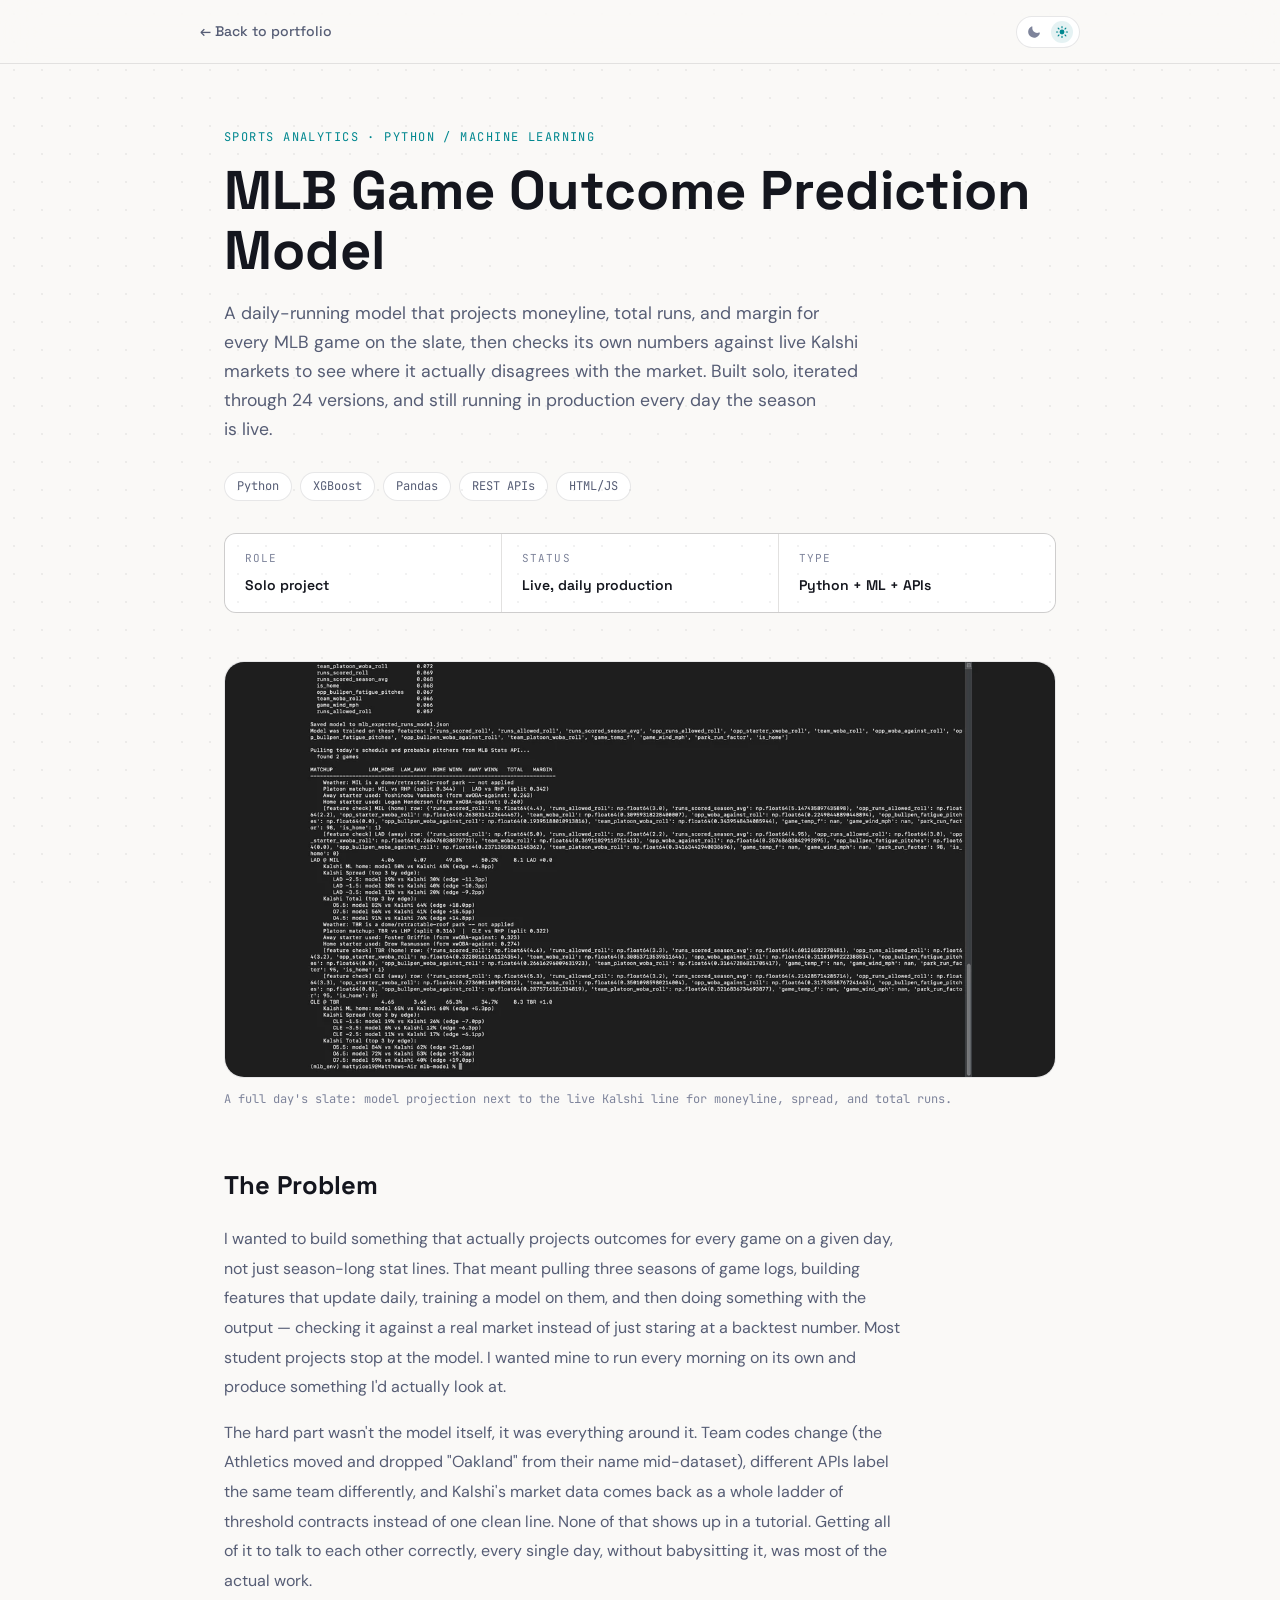
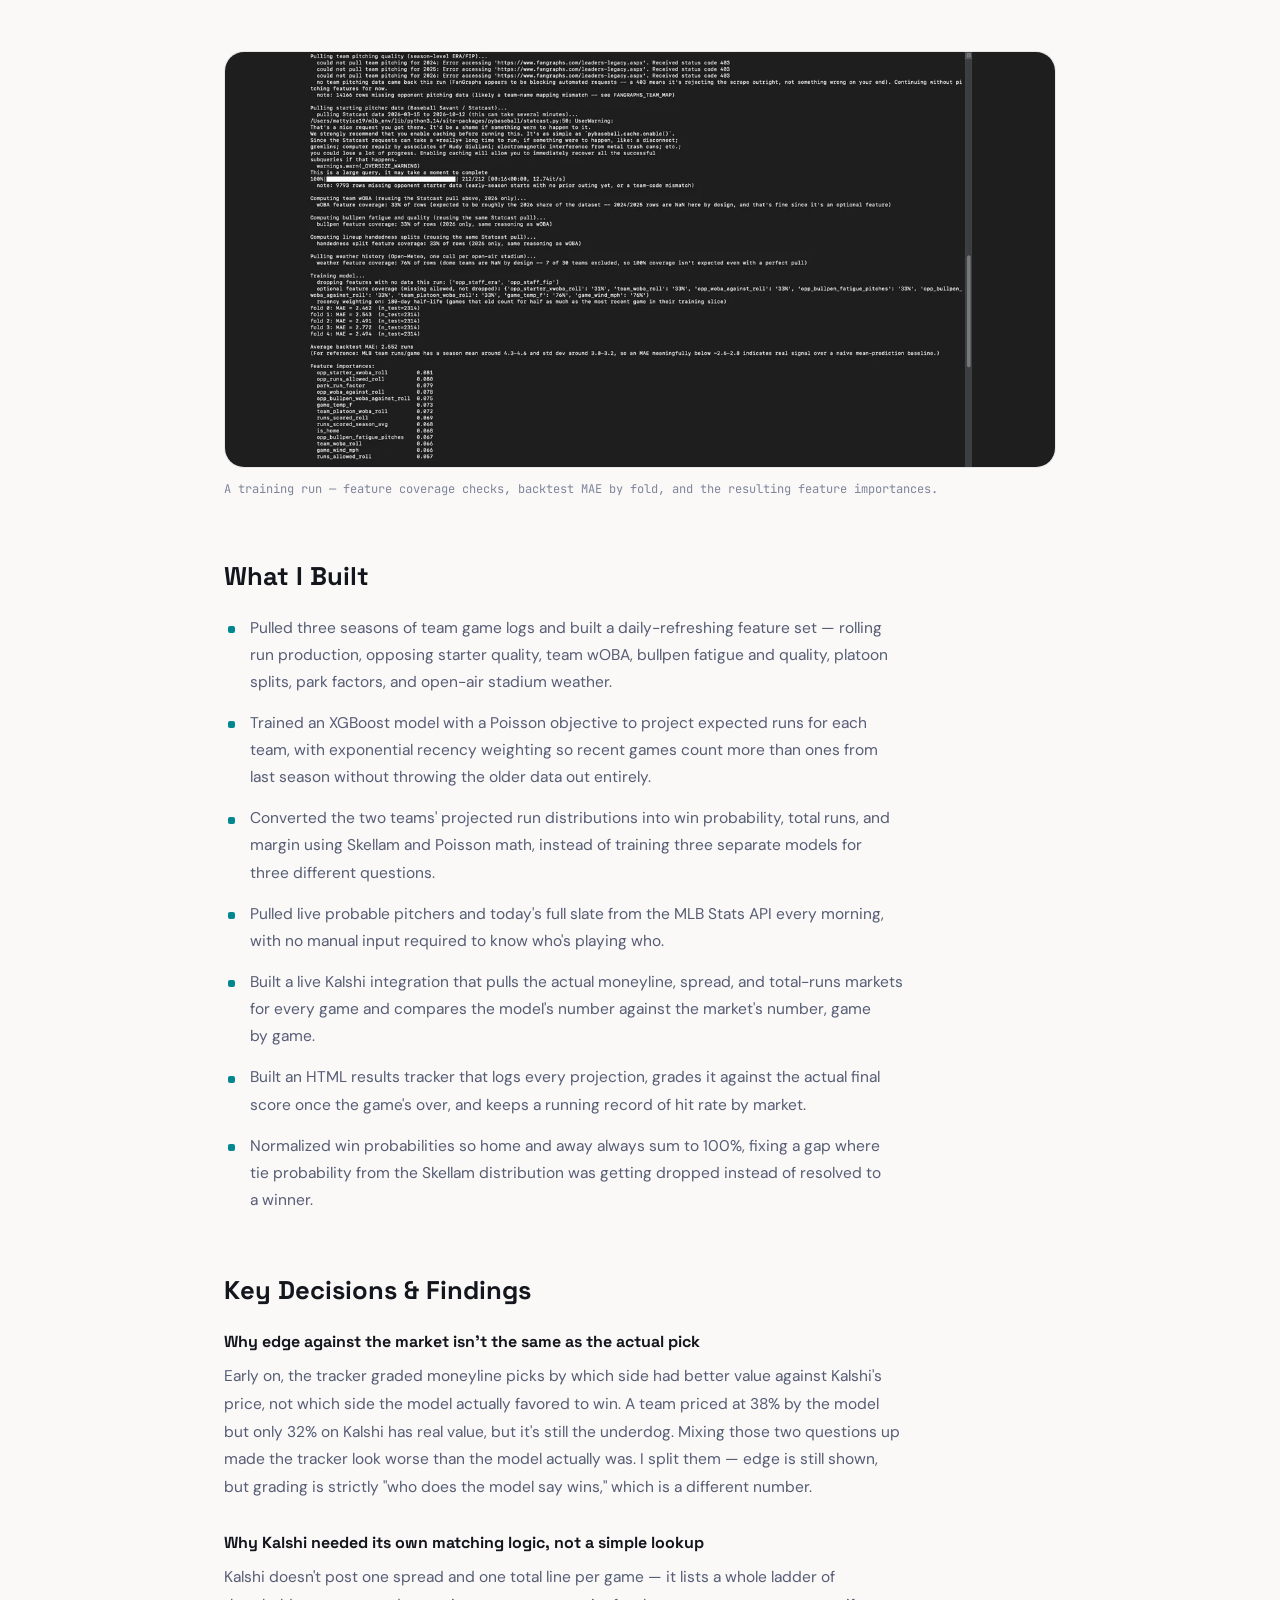
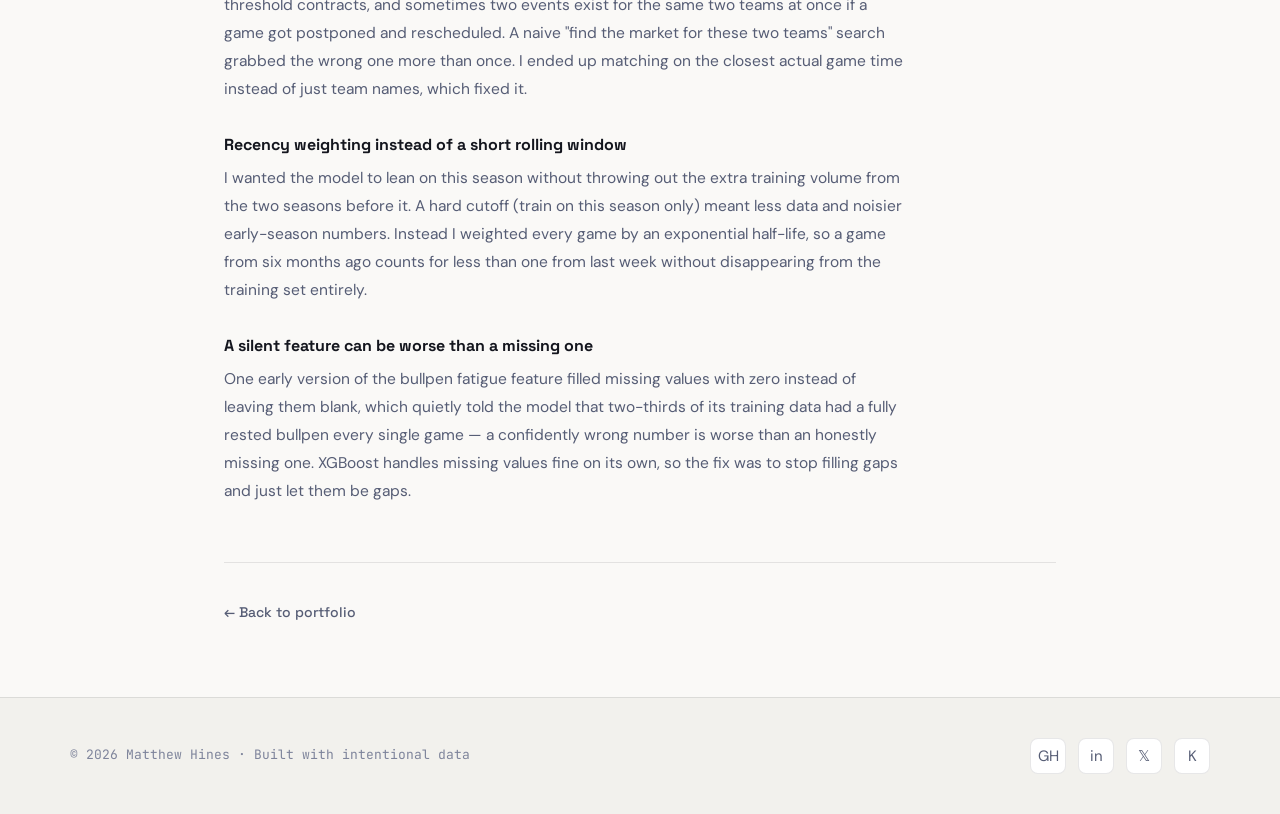
<file: project-mlb-model.html>
<!DOCTYPE html>
<html lang="en" data-theme="light">
<head>
<meta charset="UTF-8">
<meta name="viewport" content="width=device-width, initial-scale=1.0">

<!-- ═══ EDIT: page title (shows in the browser tab) ═══════════════════════ -->
<title>MLB Game Outcome Prediction Model — Matthew Hines</title>

<link rel="preconnect" href="https://fonts.googleapis.com">
<link href="https://fonts.googleapis.com/css2?family=Space+Grotesk:wght@300;400;500;600;700&family=DM+Sans:ital,wght@0,300;0,400;0,500;1,300&family=JetBrains+Mono:wght@400;500&display=swap" rel="stylesheet">
<link rel="stylesheet" href="styles.css">
<script>
  // Same theme key as the homepage, so the choice follows the visitor across pages.
  // Light is the default.
  try {
    var saved = localStorage.getItem('portfolio-theme');
    document.documentElement.setAttribute('data-theme', saved === 'dark' ? 'dark' : 'light');
  } catch (e) {}
</script>
</head>
<body>

<!-- ── Top bar: back link + theme toggle ──────────────────────────────────── -->
<nav class="page-nav">
  <div class="page-nav-inner">
    <a href="index.html#projects" class="back-link">← Back to portfolio</a>
    <button class="theme-toggle" id="themeToggle" aria-label="Switch theme" title="Switch theme">
      <span class="theme-toggle-icon" data-for="dark">
        <svg width="14" height="14" viewBox="0 0 24 24" fill="currentColor">
          <path d="M21.64 13a1 1 0 0 0-1.05-.14 8.05 8.05 0 0 1-3.37.73 8.15 8.15 0 0 1-8.14-8.1 8.6 8.6 0 0 1 .25-2A1 1 0 0 0 8 2.36 10.14 10.14 0 1 0 22 14.05a1 1 0 0 0-.36-1.05z"/>
        </svg>
      </span>
      <span class="theme-toggle-icon" data-for="light">
        <svg width="14" height="14" viewBox="0 0 24 24" fill="none" stroke="currentColor" stroke-width="2" stroke-linecap="round">
          <circle cx="12" cy="12" r="4.2" fill="currentColor" stroke="none"></circle>
          <path d="M12 2.6v2M12 19.4v2M2.6 12h2M19.4 12h2M5.4 5.4l1.4 1.4M17.2 17.2l1.4 1.4M18.6 5.4l-1.4 1.4M6.8 17.2l-1.4 1.4"></path>
        </svg>
      </span>
    </button>
  </div>
</nav>

<main class="proj-wrap">

  <!-- ═══ EDIT: header block ═════════════════════════════════════════════ -->
  <header class="proj-header">
    <div class="proj-category">Sports Analytics · Python / Machine Learning</div>
    <h1 class="proj-title">MLB Game Outcome Prediction Model</h1>
    <p class="proj-subtitle">
      A daily-running model that projects moneyline, total runs, and margin for every MLB
      game on the slate, then checks its own numbers against live Kalshi markets to see
      where it actually disagrees with the market. Built solo, iterated through 24 versions,
      and still running in production every day the season is live.
    </p>

    <div class="proj-tags">
      <span class="tag">Python</span>
      <span class="tag">XGBoost</span>
      <span class="tag">Pandas</span>
      <span class="tag">REST APIs</span>
      <span class="tag">HTML/JS</span>
    </div>

    <div class="proj-meta">
      <div class="proj-meta-cell">
        <div class="proj-meta-label">Role</div>
        <div class="proj-meta-value">Solo project</div>
      </div>
      <div class="proj-meta-cell">
        <div class="proj-meta-label">Status</div>
        <div class="proj-meta-value">Live, daily production</div>
      </div>
      <div class="proj-meta-cell">
        <div class="proj-meta-label">Type</div>
        <div class="proj-meta-value">Python + ML + APIs</div>
      </div>
    </div>
  </header>

  <!-- ═══ IMAGE 1 of 3 — the finished thing. Replace src with your screenshot. -->
  <figure class="shot">
    <div class="shot-frame">
      <img src="images/mlb_model_output.webp" alt="Daily slate output showing each game's projected winner, total runs, and margin next to the Kalshi market comparison">
    </div>
    <figcaption class="shot-caption">
      A full day's slate: model projection next to the live Kalshi line for moneyline, spread, and total runs.
    </figcaption>
  </figure>

  <!-- ═══ EDIT: The Problem — 3–5 sentences, plain prose ════════════════ -->
  <section class="proj-section">
    <h2 class="proj-section-title">The Problem</h2>
    <p class="proj-prose">
      I wanted to build something that actually projects outcomes for every game on a given
      day, not just season-long stat lines. That meant pulling three seasons of game logs,
      building features that update daily, training a model on them, and then doing something
      with the output — checking it against a real market instead of just staring at a backtest
      number. Most student projects stop at the model. I wanted mine to run every morning on
      its own and produce something I'd actually look at.
    </p>
    <p class="proj-prose">
      The hard part wasn't the model itself, it was everything around it. Team codes change
      (the Athletics moved and dropped "Oakland" from their name mid-dataset), different APIs
      label the same team differently, and Kalshi's market data comes back as a whole ladder
      of threshold contracts instead of one clean line. None of that shows up in a tutorial.
      Getting all of it to talk to each other correctly, every single day, without babysitting
      it, was most of the actual work.
    </p>
  </section>

  <!-- ═══ IMAGE 2 of 3 — the process. A query and its output, a cleaning step,
       or an intermediate chart. It should illustrate something in "What I Built". -->
  <figure class="shot">
    <div class="shot-frame">
      <img src="images/mlb_model_training.webp" alt="Terminal output showing feature engineering and model training, including feature importances">
    </div>
    <figcaption class="shot-caption">
      A training run — feature coverage checks, backtest MAE by fold, and the resulting feature importances.
    </figcaption>
  </figure>

  <!-- ═══ EDIT: What I Built — concrete actions, one per bullet ═════════ -->
  <section class="proj-section">
    <h2 class="proj-section-title">What I Built</h2>
    <ul class="built-list">
      <li>Pulled three seasons of team game logs and built a daily-refreshing feature set — rolling run production, opposing starter quality, team wOBA, bullpen fatigue and quality, platoon splits, park factors, and open-air stadium weather.</li>
      <li>Trained an XGBoost model with a Poisson objective to project expected runs for each team, with exponential recency weighting so recent games count more than ones from last season without throwing the older data out entirely.</li>
      <li>Converted the two teams' projected run distributions into win probability, total runs, and margin using Skellam and Poisson math, instead of training three separate models for three different questions.</li>
      <li>Pulled live probable pitchers and today's full slate from the MLB Stats API every morning, with no manual input required to know who's playing who.</li>
      <li>Built a live Kalshi integration that pulls the actual moneyline, spread, and total-runs markets for every game and compares the model's number against the market's number, game by game.</li>
      <li>Built an HTML results tracker that logs every projection, grades it against the actual final score once the game's over, and keeps a running record of hit rate by market.</li>
      <li>Normalized win probabilities so home and away always sum to 100%, fixing a gap where tie probability from the Skellam distribution was getting dropped instead of resolved to a winner.</li>
    </ul>
  </section>

  <!-- ═══ EDIT: Key Decisions or Findings — 2–4 items, TEXT ONLY ════════ -->
  <section class="proj-section">
    <h2 class="proj-section-title">Key Decisions &amp; Findings</h2>
    <div class="decisions">
      <div>
        <div class="decision-title">Why edge against the market isn't the same as the actual pick</div>
        <p class="decision-body">
          Early on, the tracker graded moneyline picks by which side had better value against
          Kalshi's price, not which side the model actually favored to win. A team priced at
          38% by the model but only 32% on Kalshi has real value, but it's still the underdog.
          Mixing those two questions up made the tracker look worse than the model actually
          was. I split them — edge is still shown, but grading is strictly "who does the model
          say wins," which is a different number.
        </p>
      </div>
      <div>
        <div class="decision-title">Why Kalshi needed its own matching logic, not a simple lookup</div>
        <p class="decision-body">
          Kalshi doesn't post one spread and one total line per game — it lists a whole ladder
          of threshold contracts, and sometimes two events exist for the same two teams at once
          if a game got postponed and rescheduled. A naive "find the market for these two teams"
          search grabbed the wrong one more than once. I ended up matching on the closest actual
          game time instead of just team names, which fixed it.
        </p>
      </div>
      <div>
        <div class="decision-title">Recency weighting instead of a short rolling window</div>
        <p class="decision-body">
          I wanted the model to lean on this season without throwing out the extra training
          volume from the two seasons before it. A hard cutoff (train on this season only)
          meant less data and noisier early-season numbers. Instead I weighted every game by
          an exponential half-life, so a game from six months ago counts for less than one from
          last week without disappearing from the training set entirely.
        </p>
      </div>
      <div>
        <div class="decision-title">A silent feature can be worse than a missing one</div>
        <p class="decision-body">
          One early version of the bullpen fatigue feature filled missing values with zero
          instead of leaving them blank, which quietly told the model that two-thirds of its
          training data had a fully rested bullpen every single game — a confidently wrong
          number is worse than an honestly missing one. XGBoost handles missing values fine on
          its own, so the fix was to stop filling gaps and just let them be gaps.
        </p>
      </div>
    </div>
  </section>

  <!-- Bottom back link so the visitor isn't stuck scrolling up -->
  <div class="proj-end">
    <a href="index.html#projects" class="back-link">← Back to portfolio</a>
  </div>

</main>

<footer>
  <div class="footer-inner">
    <div class="footer-copy">
      © 2026 Matthew Hines · Built with intentional data
    </div>
    <div class="social-links">
      <a href="#" class="social-link" title="GitHub">GH</a>
      <a href="#" class="social-link" title="LinkedIn">in</a>
      <a href="#" class="social-link" title="Twitter">𝕏</a>
      <a href="#" class="social-link" title="Kaggle">K</a>
    </div>
  </div>
</footer>

<script>
  // Theme toggle — writes the same localStorage key the homepage uses.
  (function () {
    var root = document.documentElement;
    var btn = document.getElementById('themeToggle');
    function paint() {
      var t = root.getAttribute('data-theme');
      btn.querySelectorAll('.theme-toggle-icon').forEach(function (el) {
        el.classList.toggle('on', el.dataset.for === t);
      });
      btn.title = t === 'dark' ? 'Switch to light mode' : 'Switch to dark mode';
    }
    btn.addEventListener('click', function () {
      var next = root.getAttribute('data-theme') === 'dark' ? 'light' : 'dark';
      root.setAttribute('data-theme', next);
      try { localStorage.setItem('portfolio-theme', next); } catch (e) {}
      paint();
    });
    paint();
  })();

  // Any screenshot that has no file yet falls back to a labelled placeholder
  // instead of a broken-image icon. Delete nothing — it self-disables once the
  // real image is dropped into images/.
  document.querySelectorAll('.shot-frame img').forEach(function (img) {
    if (img.complete && img.naturalWidth === 0) img.closest('.shot-frame').classList.add('missing');
    img.addEventListener('error', function () {
      img.closest('.shot-frame').classList.add('missing');
    });
  });
</script>
</body>
</html>
</file>
<file: styles.css>
*, *::before, *::after { box-sizing: border-box; margin: 0; padding: 0; }

  :root {
    --bg: #090b12;
    --bg2: #0d1020;
    --bg3: #111524;
    --surface: #161b2e;
    --surface2: #1d2340;
    --border: rgba(255,255,255,0.07);
    --cyan: oklch(0.74 0.16 200);
    --cyan-dim: oklch(0.74 0.16 200 / 0.15);
    --cyan-glow: oklch(0.74 0.16 200 / 0.35);
    --mint: oklch(0.74 0.16 155);
    --mint-dim: oklch(0.74 0.16 155 / 0.15);
    --text: #e8eaf2;
    --text-muted: #7880a0;
    --text-dim: #4a5070;
    --ff-display: 'Space Grotesk', sans-serif;
    --ff-body: 'DM Sans', sans-serif;
    --ff-mono: 'JetBrains Mono', monospace;
    --radius: 12px;
    --radius-lg: 20px;

    /* theme-dependent extras */
    --nav-bg: rgba(9, 11, 18, 0.9);
    --dot: rgba(255,255,255,0.04);
    --border-strong: rgba(255,255,255,0.14);
    --on-accent: #090b12;
    --shadow: rgba(0,0,0,0.4);
    --shadow-lg: rgba(0,0,0,0.5);
  }

  /* ── Light theme ───────────────────────────────────────────── */
  html[data-theme="light"] {
    --bg: #faf9f7;
    --bg2: #f2f1ed;
    --bg3: #eceae5;
    --surface: #ffffff;
    --surface2: #f2f1ed;
    --border: rgba(20,22,30,0.10);
    --cyan: oklch(0.55 0.13 200);
    --cyan-dim: oklch(0.55 0.13 200 / 0.10);
    --cyan-glow: oklch(0.55 0.13 200 / 0.22);
    --mint: oklch(0.55 0.13 155);
    --mint-dim: oklch(0.55 0.13 155 / 0.10);
    --text: #14161e;
    --text-muted: #565d75;
    --text-dim: #7e849b;

    --nav-bg: rgba(250, 249, 247, 0.9);
    --dot: rgba(20,22,30,0.06);
    --border-strong: rgba(20,22,30,0.20);
    --on-accent: #ffffff;
    --shadow: rgba(20,22,30,0.10);
    --shadow-lg: rgba(20,22,30,0.14);
  }

  html { scroll-behavior: smooth; }

  body {
    background: var(--bg);
    color: var(--text);
    transition: background-color 0.25s ease, color 0.25s ease;
    font-family: var(--ff-body);
    font-size: 16px;
    line-height: 1.6;
    overflow-x: hidden;
    -webkit-font-smoothing: antialiased;
  }

  /* Dot grid background */
  body::before {
    content: '';
    position: fixed;
    inset: 0;
    background-image: radial-gradient(circle, var(--dot) 1px, transparent 1px);
    background-size: 28px 28px;
    pointer-events: none;
    z-index: 0;
  }

  #root { position: relative; z-index: 1; }

  /* Scrollbar 
  ::-webkit-scrollbar { width: 6px; }
  ::-webkit-scrollbar-track { background: var(--bg); }
  ::-webkit-scrollbar-thumb { background: var(--surface2); border-radius: 3px; }
*/
  /* Animations */
  @keyframes fadeUp {
    from { opacity: 0; transform: translateY(24px); }
    to { opacity: 1; transform: translateY(0); }
  }
  @keyframes pulse-glow {
    0%, 100% { box-shadow: 0 0 0 0 var(--cyan-glow); }
    50% { box-shadow: 0 0 0 8px transparent; }
  }
  @keyframes float {
    0%, 100% { transform: translateY(0px); }
    50% { transform: translateY(-10px); }
  }
  @keyframes spin { to { transform: rotate(360deg); } }
  @keyframes blink { 0%, 100% { opacity: 1; } 50% { opacity: 0; } }
  @keyframes shimmer {
    from { background-position: -200% center; }
    to { background-position: 200% center; }
  }
  @keyframes bar-fill {
    from { width: 0; }
  }
  @keyframes counter-up {
    from { opacity: 0; transform: translateY(10px); }
    to { opacity: 1; transform: translateY(0); }
  }

  .fade-up { animation: fadeUp 0.6s ease both; }
  .cursor { display: inline-block; animation: blink 1s step-end infinite; }

  /* Section common */
  .section { padding: 100px 0; position: relative; }
  .container { max-width: 1140px; margin: 0 auto; padding: 0 24px; }

  .section-label {
    font-family: var(--ff-mono);
    font-size: 12px;
    letter-spacing: 0.12em;
    text-transform: uppercase;
    color: var(--cyan);
    margin-bottom: 12px;
  }
  .section-title {
    font-family: var(--ff-display);
    font-size: clamp(2rem, 4vw, 3rem);
    font-weight: 700;
    line-height: 1.15;
    color: var(--text);
    margin-bottom: 16px;
  }
  .section-title span { color: var(--cyan); }
  .section-sub {
    color: var(--text-muted);
    font-size: 1rem;
    max-width: 520px;
    line-height: 1.7;
  }
  .section-header { margin-bottom: 60px; }

  /* Buttons */
  .btn {
    display: inline-flex; align-items: center; gap: 8px;
    padding: 12px 28px;
    border-radius: 8px;
    font-family: var(--ff-display);
    font-size: 14px;
    font-weight: 600;
    letter-spacing: 0.02em;
    cursor: pointer;
    border: none;
    transition: all 0.2s ease;
    text-decoration: none;
  }
  .btn-primary {
    background: var(--cyan);
    color: var(--on-accent);
  }
  .btn-primary:hover {
    filter: brightness(1.1);
    transform: translateY(-1px);
    box-shadow: 0 8px 24px var(--cyan-glow);
  }
  .btn-outline {
    background: transparent;
    color: var(--text);
    border: 1px solid var(--border);
  }
  .btn-outline:hover {
    border-color: var(--cyan);
    color: var(--cyan);
    background: var(--cyan-dim);
  }

  /* Cards */
  .card {
    background: var(--surface);
    border: 1px solid var(--border);
    border-radius: var(--radius-lg);
    padding: 28px;
    transition: all 0.25s ease;
  }
  .card:hover {
    border-color: var(--border-strong);
    transform: translateY(-3px);
    box-shadow: 0 16px 48px var(--shadow);
  }

  /* Nav */
  nav {
    position: fixed;
    top: 0; left: 0; right: 0;
    z-index: 100;
    padding: 0 24px;
    height: 64px;
    display: flex;
    align-items: center;
    transition: all 0.3s ease;
  }
  nav.scrolled {
    background: var(--nav-bg);
    backdrop-filter: blur(20px);
    border-bottom: 1px solid var(--border);
  }
  .nav-inner {
    max-width: 1140px;
    margin: 0 auto;
    width: 100%;
    display: flex;
    align-items: center;
    justify-content: space-between;
  }
  .nav-logo {
    font-family: var(--ff-display);
    font-size: 18px;
    font-weight: 700;
    color: var(--text);
    text-decoration: none;
    display: flex;
    align-items: center;
    gap: 8px;
  }
  .nav-logo-dot {
    width: 8px; height: 8px;
    background: var(--cyan);
    border-radius: 50%;
    box-shadow: 0 0 8px var(--cyan);
    animation: pulse-glow 2s infinite;
  }
  .nav-links {
    display: flex;
    align-items: center;
    gap: 32px;
    list-style: none;
  }
  .nav-links a {
    color: var(--text-muted);
    text-decoration: none;
    font-size: 14px;
    font-weight: 500;
    font-family: var(--ff-display);
    transition: color 0.2s;
  }
  .nav-links a:hover { color: var(--text); }
  .nav-links a.active { color: var(--cyan); }

  /* Mobile nav */
  .nav-menu-btn {
    display: none;
    flex-direction: column;
    gap: 5px;
    cursor: pointer;
    background: none;
    border: none;
    padding: 4px;
  }
  .nav-menu-btn span {
    display: block;
    width: 22px;
    height: 2px;
    background: var(--text);
    border-radius: 1px;
    transition: all 0.25s;
  }
  .mobile-nav {
    display: none;
    position: fixed;
    inset: 0;
    background: var(--bg);
    z-index: 99;
    flex-direction: column;
    align-items: center;
    justify-content: center;
    gap: 36px;
  }
  .mobile-nav.open { display: flex; }
  .mobile-nav a {
    font-family: var(--ff-display);
    font-size: 28px;
    font-weight: 700;
    color: var(--text);
    text-decoration: none;
    transition: color 0.2s;
  }
  .mobile-nav a:hover { color: var(--cyan); }

  /* Hero */
  #hero {
    min-height: 100vh;
    display: flex;
    align-items: center;
    padding-top: 64px;
    position: relative;
    overflow: hidden;
  }
  .hero-glow {
    position: absolute;
    width: 600px; height: 600px;
    background: radial-gradient(circle, var(--cyan-glow) 0%, transparent 70%);
    top: -100px; right: -100px;
    pointer-events: none;
  }
  .hero-glow2 {
    position: absolute;
    width: 400px; height: 400px;
    background: radial-gradient(circle, oklch(0.74 0.16 155 / 0.08) 0%, transparent 70%);
    bottom: 0; left: -100px;
    pointer-events: none;
  }
  .hero-grid {
    display: grid;
    grid-template-columns: 1fr 1fr;
    gap: 60px;
    align-items: center;
  }
  .hero-label {
    display: inline-flex;
    align-items: center;
    gap: 8px;
    background: var(--cyan-dim);
    border: 1px solid oklch(0.74 0.16 200 / 0.25);
    border-radius: 100px;
    padding: 6px 16px;
    font-family: var(--ff-mono);
    font-size: 12px;
    color: var(--cyan);
    margin-bottom: 24px;
    animation: fadeUp 0.5s ease both;
  }
  .hero-label-dot {
    width: 6px; height: 6px;
    background: var(--cyan);
    border-radius: 50%;
    animation: pulse-glow 1.5s infinite;
  }
  .hero-name {
    font-family: var(--ff-display);
    font-size: clamp(2.8rem, 6vw, 4.5rem);
    font-weight: 700;
    line-height: 1.08;
    margin-bottom: 8px;
    animation: fadeUp 0.5s 0.1s ease both;
  }
  .hero-name .highlight {
    background: linear-gradient(135deg, var(--cyan), var(--mint));
    -webkit-background-clip: text;
    -webkit-text-fill-color: transparent;
    background-clip: text;
  }
  .hero-role {
    font-family: var(--ff-mono);
    font-size: 18px;
    color: var(--text-muted);
    margin-bottom: 24px;
    animation: fadeUp 0.5s 0.2s ease both;
  }
  .hero-desc {
    color: var(--text-muted);
    font-size: 16px;
    line-height: 1.75;
    max-width: 440px;
    margin-bottom: 40px;
    animation: fadeUp 0.5s 0.3s ease both;
  }
  .hero-cta {
    display: flex;
    gap: 16px;
    flex-wrap: wrap;
    animation: fadeUp 0.5s 0.4s ease both;
    margin-bottom: 60px;
  }
  .hero-stats {
    display: flex;
    gap: 40px;
    animation: fadeUp 0.5s 0.5s ease both;
  }
  .hero-stat-num {
    font-family: var(--ff-display);
    font-size: 28px;
    font-weight: 700;
    color: var(--text);
  }
  .hero-stat-num span { color: var(--cyan); }
  .hero-stat-label {
    font-size: 12px;
    color: var(--text-dim);
    letter-spacing: 0.05em;
    text-transform: uppercase;
    font-family: var(--ff-mono);
  }

  .social-icon-link {
  display: flex;
  flex-direction: column;
  align-items: center;
  gap: 8px;
  color: var(--text-muted);
  text-decoration: none;
  font-family: var(--ff-mono);
  font-size: 11px;
  letter-spacing: 0.08em;
  text-transform: uppercase;
  transition: all 0.2s ease;
  padding: 12px 16px;
  border-radius: 12px;
  border: 1px solid var(--border);
  background: var(--surface);
}
.social-icon-link:hover {
  color: var(--cyan);
  border-color: oklch(0.74 0.16 200 / 0.4);
  background: var(--cyan-dim);
  transform: translateY(-2px);
  box-shadow: 0 8px 24px var(--cyan-glow);
}

  /* Hero visual */
  .hero-visual {
    position: relative;
    animation: fadeUp 0.6s 0.3s ease both;
  }
  .hero-card-main {
    background: var(--surface);
    border: 1px solid var(--border);
    border-radius: var(--radius-lg);
    padding: 24px;
    position: relative;
    overflow: hidden;
  }
  .hero-card-main::before {
    content: '';
    position: absolute;
    top: 0; left: 0; right: 0;
    height: 2px;
    background: linear-gradient(90deg, var(--cyan), var(--mint));
  }
  .chart-bars {
    display: flex;
    align-items: flex-end;
    gap: 8px;
    height: 120px;
    margin: 16px 0;
  }
  .chart-bar {
    flex: 1;
    border-radius: 4px 4px 0 0;
    min-height: 8px;
    transition: all 0.3s;
    cursor: pointer;
  }
  .chart-bar:hover { filter: brightness(1.2); }
  .hero-card-label {
    font-family: var(--ff-mono);
    font-size: 11px;
    color: var(--text-dim);
    text-transform: uppercase;
    letter-spacing: 0.1em;
    margin-bottom: 4px;
  }
  .hero-card-title {
    font-family: var(--ff-display);
    font-weight: 600;
    font-size: 15px;
    margin-bottom: 16px;
  }
  .floating-badge {
    position: absolute;
    background: var(--surface2);
    border: 1px solid var(--border);
    border-radius: 10px;
    padding: 10px 14px;
    font-family: var(--ff-mono);
    font-size: 12px;
    animation: float 4s ease-in-out infinite;
    backdrop-filter: blur(10px);
  }
  .floating-badge-1 { top: -20px; right: -20px; animation-delay: 0s; }
  .floating-badge-2 { bottom: 60px; left: -30px; animation-delay: 1.5s; }
  .badge-value { font-size: 18px; font-weight: 700; color: var(--cyan); }
  .badge-label { color: var(--text-dim); font-size: 11px; }

  /* About */
  #about { background: var(--bg2); }
  .about-grid {
    display: grid;
    grid-template-columns: 1fr 1fr;
    gap: 60px;
    align-items: center;
  }
  .about-img-wrap {
    position: relative;
  }
  .about-img-box {
    background: var(--surface);
    border: 1px solid var(--border);
    border-radius: var(--radius-lg);
    aspect-ratio: 3/4;
    max-height: 420px;
    display: flex;
    align-items: center;
    justify-content: center;
    position: relative;
    overflow: hidden;
  }
  .about-img-box::after {
    content: '';
    position: absolute;
    inset: 0;
    background: linear-gradient(135deg, var(--cyan-dim) 0%, transparent 60%);
  }
  .about-placeholder-text {
    font-family: var(--ff-mono);
    font-size: 11px;
    color: var(--text-dim);
    text-align: center;
    line-height: 1.6;
    padding: 20px;
  }
  /* Striped placeholder */
  .about-img-box {
    background: repeating-linear-gradient(
      45deg,
      var(--surface) 0px,
      var(--surface) 10px,
      var(--surface2) 10px,
      var(--surface2) 20px
    );
  }
  .about-accent-card {
    position: absolute;
    background: var(--bg);
    border: 1px solid var(--border);
    border-radius: 12px;
    padding: 14px 20px;
    bottom: -20px;
    right: -20px;
    backdrop-filter: blur(20px);
  }
  .about-accent-num {
    font-family: var(--ff-display);
    font-size: 32px;
    font-weight: 700;
    color: var(--cyan);
  }
  .about-accent-lbl {
    font-size: 12px;
    color: var(--text-dim);
    font-family: var(--ff-mono);
    text-transform: uppercase;
    letter-spacing: 0.08em;
  }
  .service-cards {
    display: grid;
    grid-template-columns: 1fr 1fr;
    gap: 16px;
    margin-top: 40px;
  }
  .service-card {
    background: var(--surface);
    border: 1px solid var(--border);
    border-radius: var(--radius);
    padding: 20px;
    transition: all 0.25s;
  }
  .service-card:hover {
    border-color: oklch(0.74 0.16 200 / 0.3);
    background: var(--surface2);
  }
  .service-icon {
    width: 36px; height: 36px;
    border-radius: 8px;
    background: var(--cyan-dim);
    display: flex; align-items: center; justify-content: center;
    margin-bottom: 12px;
    font-size: 18px;
  }
  .service-name {
    font-family: var(--ff-display);
    font-size: 14px;
    font-weight: 600;
    margin-bottom: 4px;
  }
  .service-desc { font-size: 12px; color: var(--text-dim); line-height: 1.5; }

  /* Skills */
  #skills { background: var(--bg); }
  .skills-grid {
    display: grid;
    grid-template-columns: repeat(3, 1fr);
    gap: 24px;
  }
  .skill-group-title {
    font-family: var(--ff-display);
    font-size: 14px;
    font-weight: 600;
    margin-bottom: 20px;
    color: var(--cyan);
    display: flex;
    align-items: center;
    gap: 8px;
  }
  .skill-group-title::after {
    content: '';
    flex: 1;
    height: 1px;
    background: var(--border);
  }
  .skill-item {
    display: flex;
    align-items: center;
    gap: 12px;
    margin-bottom: 12px;
    font-size: 14px;
  }
  .skill-icon {
    flex: none;
    display: flex;
    align-items: center;
    justify-content: center;
    width: 34px; height: 34px;
    border-radius: 8px;
    background: var(--cyan-dim);
    color: var(--cyan);
  }
  .skill-name { color: var(--text); font-weight: 500; }

  /* Timeline */
  #experience { background: var(--bg2); }
  .timeline {
    position: relative;
    padding-left: 40px;
  }
  .timeline::before {
    content: '';
    position: absolute;
    left: 12px;
    top: 8px;
    bottom: 8px;
    width: 1px;
    background: linear-gradient(180deg, var(--cyan), transparent);
  }
  .timeline-item {
    position: relative;
    margin-bottom: 48px;
  }
  .timeline-item:last-child { margin-bottom: 0; }
  .timeline-dot {
    position: absolute;
    left: -34px;
    top: 6px;
    width: 12px; height: 12px;
    border-radius: 50%;
    background: var(--cyan);
    border: 2px solid var(--bg2);
    box-shadow: 0 0 12px var(--cyan-glow);
  }
  .timeline-date {
    font-family: var(--ff-mono);
    font-size: 11px;
    color: var(--cyan);
    text-transform: uppercase;
    letter-spacing: 0.1em;
    margin-bottom: 6px;
  }
  .timeline-role {
    font-family: var(--ff-display);
    font-size: 18px;
    font-weight: 700;
    margin-bottom: 4px;
  }
  .timeline-company {
    font-size: 14px;
    color: var(--text-muted);
    margin-bottom: 12px;
  }
  .timeline-desc {
    font-size: 14px;
    color: var(--text-dim);
    line-height: 1.7;
    max-width: 600px;
  }
  .timeline-list {
    list-style: none;
    display: flex;
    flex-direction: column;
    gap: 10px;
    margin-top: 14px;
    max-width: 600px;
  }
  .timeline-list li {
    position: relative;
    padding-left: 22px;
    font-size: 14px;
    line-height: 1.65;
    color: var(--text-muted);
    text-wrap: pretty;
  }
  .timeline-list li::before {
    content: '';
    position: absolute;
    left: 2px;
    top: 0.62em;
    width: 7px;
    height: 7px;
    border-radius: 2px;
    background: var(--cyan);
    box-shadow: 0 0 8px var(--cyan-glow);
  }
  .timeline-list strong { color: var(--text); font-weight: 600; }
  .timeline-tags {
    display: flex;
    flex-wrap: wrap;
    gap: 8px;
    margin-top: 12px;
  }
  .tag {
    background: var(--surface);
    border: 1px solid var(--border);
    color: var(--text-muted);
    padding: 4px 12px;
    border-radius: 100px;
    font-size: 12px;
    font-family: var(--ff-mono);
  }

  /* Projects */
  #projects { background: var(--bg); }
  .filter-tabs {
    display: flex;
    gap: 8px;
    margin-bottom: 40px;
    flex-wrap: wrap;
  }
  .filter-tab {
    padding: 7px 18px;
    border-radius: 100px;
    font-size: 13px;
    font-family: var(--ff-display);
    font-weight: 500;
    cursor: pointer;
    border: 1px solid var(--border);
    background: transparent;
    color: var(--text-muted);
    transition: all 0.2s;
  }
  .filter-tab:hover { border-color: var(--cyan); color: var(--cyan); }
  .filter-tab.active {
    background: var(--cyan);
    color: var(--on-accent);
    border-color: var(--cyan);
  }
  .projects-grid {
    display: grid;
    grid-template-columns: repeat(3, 1fr);
    gap: 24px;
  }
  .project-card {
    background: var(--surface);
    border: 1px solid var(--border);
    border-radius: var(--radius-lg);
    overflow: hidden;
    transition: all 0.25s ease;
    cursor: pointer;
  }
  .project-card:hover {
    transform: translateY(-4px);
    border-color: oklch(0.74 0.16 200 / 0.3);
    box-shadow: 0 20px 60px var(--shadow-lg);
  }
  .project-thumb {
    height: 180px;
    display: flex;
    align-items: center;
    justify-content: center;
    position: relative;
    overflow: hidden;
    font-family: var(--ff-mono);
    font-size: 11px;
    color: var(--text-dim);
    text-align: center;
  }
  .project-thumb-inner {
    position: relative;
    z-index: 1;
    line-height: 1.6;
  }
  .project-body { padding: 20px; }
  .project-type {
    font-family: var(--ff-mono);
    font-size: 11px;
    color: var(--cyan);
    text-transform: uppercase;
    letter-spacing: 0.1em;
    margin-bottom: 8px;
  }
  .project-title {
    font-family: var(--ff-display);
    font-size: 16px;
    font-weight: 700;
    margin-bottom: 8px;
  }
  .project-desc {
    font-size: 13px;
    color: var(--text-dim);
    line-height: 1.6;
    margin-bottom: 16px;
  }
  .project-footer {
    display: flex;
    align-items: center;
    justify-content: space-between;
  }
  .project-links { display: flex; gap: 8px; }
  .project-link {
    width: 32px; height: 32px;
    border-radius: 8px;
    background: var(--surface2);
    border: 1px solid var(--border);
    display: flex; align-items: center; justify-content: center;
    color: var(--text-muted);
    text-decoration: none;
    font-size: 14px;
    transition: all 0.2s;
  }
  .project-link:hover {
    border-color: var(--cyan);
    color: var(--cyan);
    background: var(--cyan-dim);
  }

  /* Testimonials */
  #testimonials { background: var(--bg2); }
  .testimonials-grid {
    display: grid;
    grid-template-columns: repeat(3, 1fr);
    gap: 24px;
  }
  .testimonial-card {
    background: var(--surface);
    border: 1px solid var(--border);
    border-radius: var(--radius-lg);
    padding: 28px;
    transition: all 0.25s;
  }
  .testimonial-card:hover {
    border-color: oklch(0.74 0.16 200 / 0.25);
    transform: translateY(-3px);
  }
  .testimonial-stars {
    color: oklch(0.82 0.16 80);
    font-size: 14px;
    margin-bottom: 16px;
    letter-spacing: 2px;
  }
  .testimonial-text {
    font-size: 14px;
    color: var(--text-muted);
    line-height: 1.75;
    font-style: italic;
    margin-bottom: 20px;
  }
  .testimonial-author {
    display: flex;
    align-items: center;
    gap: 12px;
  }
  .author-avatar {
    width: 40px; height: 40px;
    border-radius: 50%;
    background: var(--surface2);
    display: flex; align-items: center; justify-content: center;
    font-family: var(--ff-display);
    font-weight: 700;
    font-size: 14px;
    color: var(--cyan);
    border: 2px solid var(--border);
  }
  .author-name {
    font-family: var(--ff-display);
    font-size: 14px;
    font-weight: 600;
  }
  .author-title { font-size: 12px; color: var(--text-dim); }

  /* Contact */
  #contact { background: var(--bg2); }
  .contact-info-item {
    display: flex;
    align-items: flex-start;
    gap: 16px;
    margin-bottom: 28px;
  }
  .contact-value {
    font-size: 15px;
    color: var(--text);
    font-weight: 500;
  }
  .form-group { margin-bottom: 20px; }
  .form-row { display: grid; grid-template-columns: 1fr 1fr; gap: 16px; }
  .form-label {
    display: block;
    font-size: 12px;
    font-family: var(--ff-mono);
    color: var(--text-dim);
    text-transform: uppercase;
    letter-spacing: 0.08em;
    margin-bottom: 8px;
  }
  .form-input, .form-textarea {
    width: 100%;
    background: var(--surface);
    border: 1px solid var(--border);
    border-radius: 8px;
    padding: 12px 16px;
    color: var(--text);
    font-family: var(--ff-body);
    font-size: 14px;
    outline: none;
    transition: all 0.2s;
  }
  .form-input:focus, .form-textarea:focus {
    border-color: var(--cyan);
    background: var(--surface2);
    box-shadow: 0 0 0 3px var(--cyan-dim);
  }
  .form-textarea { resize: vertical; min-height: 120px; }
  .form-input::placeholder, .form-textarea::placeholder { color: var(--text-dim); }

  /* Footer */
  footer {
    background: var(--bg2);
    border-top: 1px solid var(--border);
    padding: 40px 24px;
  }
  .footer-inner {
    max-width: 1140px;
    margin: 0 auto;
    display: flex;
    align-items: center;
    justify-content: space-between;
    flex-wrap: wrap;
    gap: 20px;
  }
  .footer-copy {
    font-size: 13px;
    color: var(--text-dim);
    font-family: var(--ff-mono);
  }
  .social-links { display: flex; gap: 12px; }
  .social-link {
    width: 36px; height: 36px;
    border-radius: 8px;
    background: var(--surface);
    border: 1px solid var(--border);
    display: flex; align-items: center; justify-content: center;
    color: var(--text-muted);
    text-decoration: none;
    font-size: 15px;
    transition: all 0.2s;
  }
  .social-link:hover {
    border-color: var(--cyan);
    color: var(--cyan);
    background: var(--cyan-dim);
  }

  /* Tool tips / active nav */
  .nav-cta { margin-left: 8px; }

  /* Responsive */
  @media (max-width: 900px) {
    .hero-grid, .about-grid, .contact-grid { grid-template-columns: 1fr; }
    .hero-visual { display: none; }
    .skills-grid, .projects-grid, .testimonials-grid { grid-template-columns: repeat(2, 1fr); }
    .nav-links, .nav-cta { display: none; }
    .nav-menu-btn { display: flex; }

    /* Experience section: stack sidebar + timeline vertically */
    .experience-grid {
      grid-template-columns: 1fr !important;
      gap: 40px !important;
    }
    /* Remove sticky so the header scrolls naturally */
    .experience-grid > div:first-child {
      position: static !important;
    }
  }
  @media (max-width: 600px) {
    .skills-grid, .projects-grid, .testimonials-grid { grid-template-columns: 1fr; }
    .service-cards { grid-template-columns: 1fr; }
    .form-row { grid-template-columns: 1fr; }
    .hero-stats { gap: 24px; }

    /* Tighten experience section padding and timeline on small screens */
    #experience { padding: 60px 0; }
    .timeline { padding-left: 28px; }
    .timeline-role { font-size: 16px; }
    .timeline-item { margin-bottom: 36px; }
  }

  /* Shimmer gradient text */
  .shimmer-text {
    background: linear-gradient(90deg, var(--cyan), var(--mint), var(--cyan));
    background-size: 200% auto;
    -webkit-background-clip: text;
    -webkit-text-fill-color: transparent;
    background-clip: text;
    animation: shimmer 3s linear infinite;
  }

  /* Section divider */
  .divider {
    height: 1px;
    background: linear-gradient(90deg, transparent, var(--border), transparent);
  }

  /* Scroll indicator */
  .scroll-indicator {
    position: absolute;
    bottom: 40px;
    left: 50%;
    transform: translateX(-50%);
    display: flex;
    flex-direction: column;
    align-items: center;
    gap: 8px;
    color: var(--text-dim);
    font-family: var(--ff-mono);
    font-size: 10px;
    text-transform: uppercase;
    letter-spacing: 0.1em;
    animation: fadeUp 0.5s 0.8s ease both;
  }
  .scroll-line {
    width: 1px;
    height: 40px;
    background: linear-gradient(180deg, var(--cyan), transparent);
    animation: float 2s ease-in-out infinite;
  }

  /* Success state */
  .form-success {
    background: oklch(0.74 0.16 155 / 0.1);
    border: 1px solid oklch(0.74 0.16 155 / 0.3);
    border-radius: 8px;
    padding: 16px 20px;
    color: var(--mint);
    font-size: 14px;
    font-family: var(--ff-mono);
    margin-top: 16px;
    display: none;
  }
  .form-success.show { display: block; }

  /* ── Theme toggle ──────────────────────────────────────────── */
  .theme-toggle {
    display: inline-flex;
    align-items: center;
    gap: 6px;
    height: 32px;
    padding: 0 6px;
    margin-left: 16px;
    border: 1px solid var(--border);
    border-radius: 100px;
    background: var(--surface);
    cursor: pointer;
    transition: all 0.2s ease;
  }
  .theme-toggle:hover {
    border-color: var(--cyan);
    background: var(--cyan-dim);
  }
  .theme-toggle-icon {
    display: flex;
    align-items: center;
    justify-content: center;
    width: 22px; height: 22px;
    border-radius: 50%;
    color: var(--text-dim);
    transition: all 0.2s ease;
  }
  .theme-toggle-icon.on {
    background: var(--cyan-dim);
    color: var(--cyan);
  }
  @media (max-width: 900px) {
    .theme-toggle { margin-left: auto; margin-right: 12px; }
  }

  /* ═══════════════════════════════════════════════════════════════════════
     PROJECT PAGE  (project-template.html and its duplicates)
     ═══════════════════════════════════════════════════════════════════════ */

  /* Top bar: back link + theme toggle */
  .page-nav {
    position: sticky;
    top: 0;
    z-index: 100;
    background: var(--nav-bg);
    backdrop-filter: blur(20px);
    border-bottom: 1px solid var(--border);
    padding: 0 24px;
    height: 64px;
    display: flex;
    align-items: center;
  }
  .page-nav-inner {
    max-width: 880px;
    margin: 0 auto;
    width: 100%;
    display: flex;
    align-items: center;
    justify-content: space-between;
    gap: 16px;
  }
  .back-link {
    display: inline-flex;
    align-items: center;
    gap: 8px;
    font-family: var(--ff-display);
    font-size: 14px;
    font-weight: 500;
    color: var(--text-muted);
    text-decoration: none;
    transition: color 0.2s;
  }
  .back-link:hover { color: var(--cyan); }
  .page-nav .theme-toggle { margin-left: 0; }

  /* Article shell — narrower than the homepage grid, for reading */
  .proj-wrap {
    max-width: 880px;
    margin: 0 auto;
    padding: 64px 24px 0;
  }
  .proj-header { margin-bottom: 48px; }
  .proj-category {
    font-family: var(--ff-mono);
    font-size: 12px;
    letter-spacing: 0.12em;
    text-transform: uppercase;
    color: var(--cyan);
    margin-bottom: 14px;
  }
  .proj-title {
    font-family: var(--ff-display);
    font-size: clamp(2.2rem, 5vw, 3.4rem);
    font-weight: 700;
    line-height: 1.1;
    color: var(--text);
    margin-bottom: 18px;
  }
  .proj-subtitle {
    font-size: 1.1rem;
    line-height: 1.65;
    color: var(--text-muted);
    max-width: 640px;
    margin-bottom: 28px;
    text-wrap: pretty;
  }
  .proj-tags {
    display: flex;
    flex-wrap: wrap;
    gap: 8px;
    margin-bottom: 32px;
  }
  .proj-actions {
    display: flex;
    flex-wrap: wrap;
    gap: 14px;
    margin-bottom: 40px;
  }

  /* Meta row — Role / Status / Type */
  .proj-meta {
    display: grid;
    grid-template-columns: repeat(3, 1fr);
    gap: 1px;
    background: var(--border);
    border: 1px solid var(--border);
    border-radius: var(--radius);
    overflow: hidden;
  }
  .proj-meta-cell {
    background: var(--surface);
    padding: 16px 20px;
  }
  .proj-meta-label {
    font-family: var(--ff-mono);
    font-size: 11px;
    letter-spacing: 0.1em;
    text-transform: uppercase;
    color: var(--text-dim);
    margin-bottom: 6px;
  }
  .proj-meta-value {
    font-family: var(--ff-display);
    font-size: 14px;
    font-weight: 600;
    color: var(--text);
  }

  /* Full-width screenshot blocks */
  .shot {
    margin: 0 0 56px;
  }
  .shot-frame {
    position: relative;
    background: var(--surface);
    border: 1px solid var(--border);
    border-radius: var(--radius-lg);
    overflow: hidden;
    min-height: 200px;
    display: flex;
  }
  .shot-frame img {
    display: block;
    width: 100%;
    height: auto;
  }
  /* Shown only when the <img> has no file yet (JS adds .missing) */
  .shot-ph {
    display: none;
    width: 100%;
    min-height: 300px;
    align-items: center;
    justify-content: center;
    padding: 32px;
    text-align: center;
    font-family: var(--ff-mono);
    font-size: 12px;
    line-height: 1.8;
    color: var(--text-dim);
    background: repeating-linear-gradient(
      45deg,
      var(--surface) 0px,
      var(--surface) 10px,
      var(--surface2) 10px,
      var(--surface2) 20px
    );
  }
  .shot-frame.missing img { display: none; }
  .shot-frame.missing .shot-ph { display: flex; }
  .shot-caption {
    font-family: var(--ff-mono);
    font-size: 12px;
    line-height: 1.6;
    color: var(--text-dim);
    margin-top: 12px;
    text-wrap: pretty;
  }

  /* Text sections */
  .proj-section { margin-bottom: 56px; }
  .proj-section-title {
    font-family: var(--ff-display);
    font-size: 1.6rem;
    font-weight: 700;
    color: var(--text);
    margin-bottom: 18px;
  }
  .proj-prose {
    font-size: 1rem;
    line-height: 1.85;
    color: var(--text-muted);
    max-width: 680px;
    text-wrap: pretty;
  }
  .proj-prose + .proj-prose { margin-top: 16px; }

  .built-list {
    list-style: none;
    display: flex;
    flex-direction: column;
    gap: 14px;
    max-width: 680px;
  }
  .built-list li {
    position: relative;
    padding-left: 26px;
    font-size: 0.97rem;
    line-height: 1.75;
    color: var(--text-muted);
    text-wrap: pretty;
  }
  .built-list li::before {
    content: '';
    position: absolute;
    left: 4px;
    top: 0.72em;
    width: 7px; height: 7px;
    border-radius: 2px;
    background: var(--cyan);
  }
  .built-list code {
    font-family: var(--ff-mono);
    font-size: 0.88em;
    color: var(--text);
    background: var(--surface2);
    border: 1px solid var(--border);
    border-radius: 4px;
    padding: 1px 5px;
  }

  /* Key decisions — text only, no imagery */
  .decisions {
    display: flex;
    flex-direction: column;
    gap: 28px;
    max-width: 680px;
  }
  .decision-title {
    font-family: var(--ff-display);
    font-size: 1rem;
    font-weight: 700;
    color: var(--text);
    margin-bottom: 8px;
  }
  .decision-body {
    font-size: 0.97rem;
    line-height: 1.8;
    color: var(--text-muted);
    text-wrap: pretty;
  }

  /* Bottom back link */
  .proj-end {
    border-top: 1px solid var(--border);
    padding: 36px 0 72px;
  }

  @media (max-width: 700px) {
    .proj-wrap { padding-top: 40px; }
    .proj-meta { grid-template-columns: 1fr; }
    .proj-section, .shot { margin-bottom: 40px; }
  }

  /* ── Contact ───────────────────────────────────────────────── */
  .contact-grid {
    display: grid;
    grid-template-columns: repeat(auto-fit, minmax(260px, 1fr));
    gap: 20px;
  }
  .contact-card {
    display: flex;
    align-items: center;
    gap: 16px;
    padding: 22px 24px;
    background: var(--surface);
    border: 1px solid var(--border);
    border-radius: var(--radius);
    text-decoration: none;
    color: var(--text);
    transition: all 0.25s ease;
  }
  .contact-card:hover {
    border-color: var(--cyan);
    transform: translateY(-3px);
    box-shadow: 0 16px 48px var(--shadow);
  }
  .contact-icon {
    flex: none;
    display: flex;
    align-items: center;
    justify-content: center;
    width: 44px; height: 44px;
    border-radius: 10px;
    background: var(--cyan-dim);
    color: var(--cyan);
  }
  .contact-text { display: flex; flex-direction: column; gap: 3px; min-width: 0; flex: 1; }
  .contact-label { font-family: var(--ff-display); font-weight: 600; font-size: 16px; }
  .contact-handle {
    font-family: var(--ff-mono);
    font-size: 12px;
    color: var(--text-dim);
    overflow: hidden;
    text-overflow: ellipsis;
    white-space: nowrap;
  }
  .contact-arrow { color: var(--text-dim); transition: color 0.2s; }
  .contact-card:hover .contact-arrow { color: var(--cyan); }
</file>
